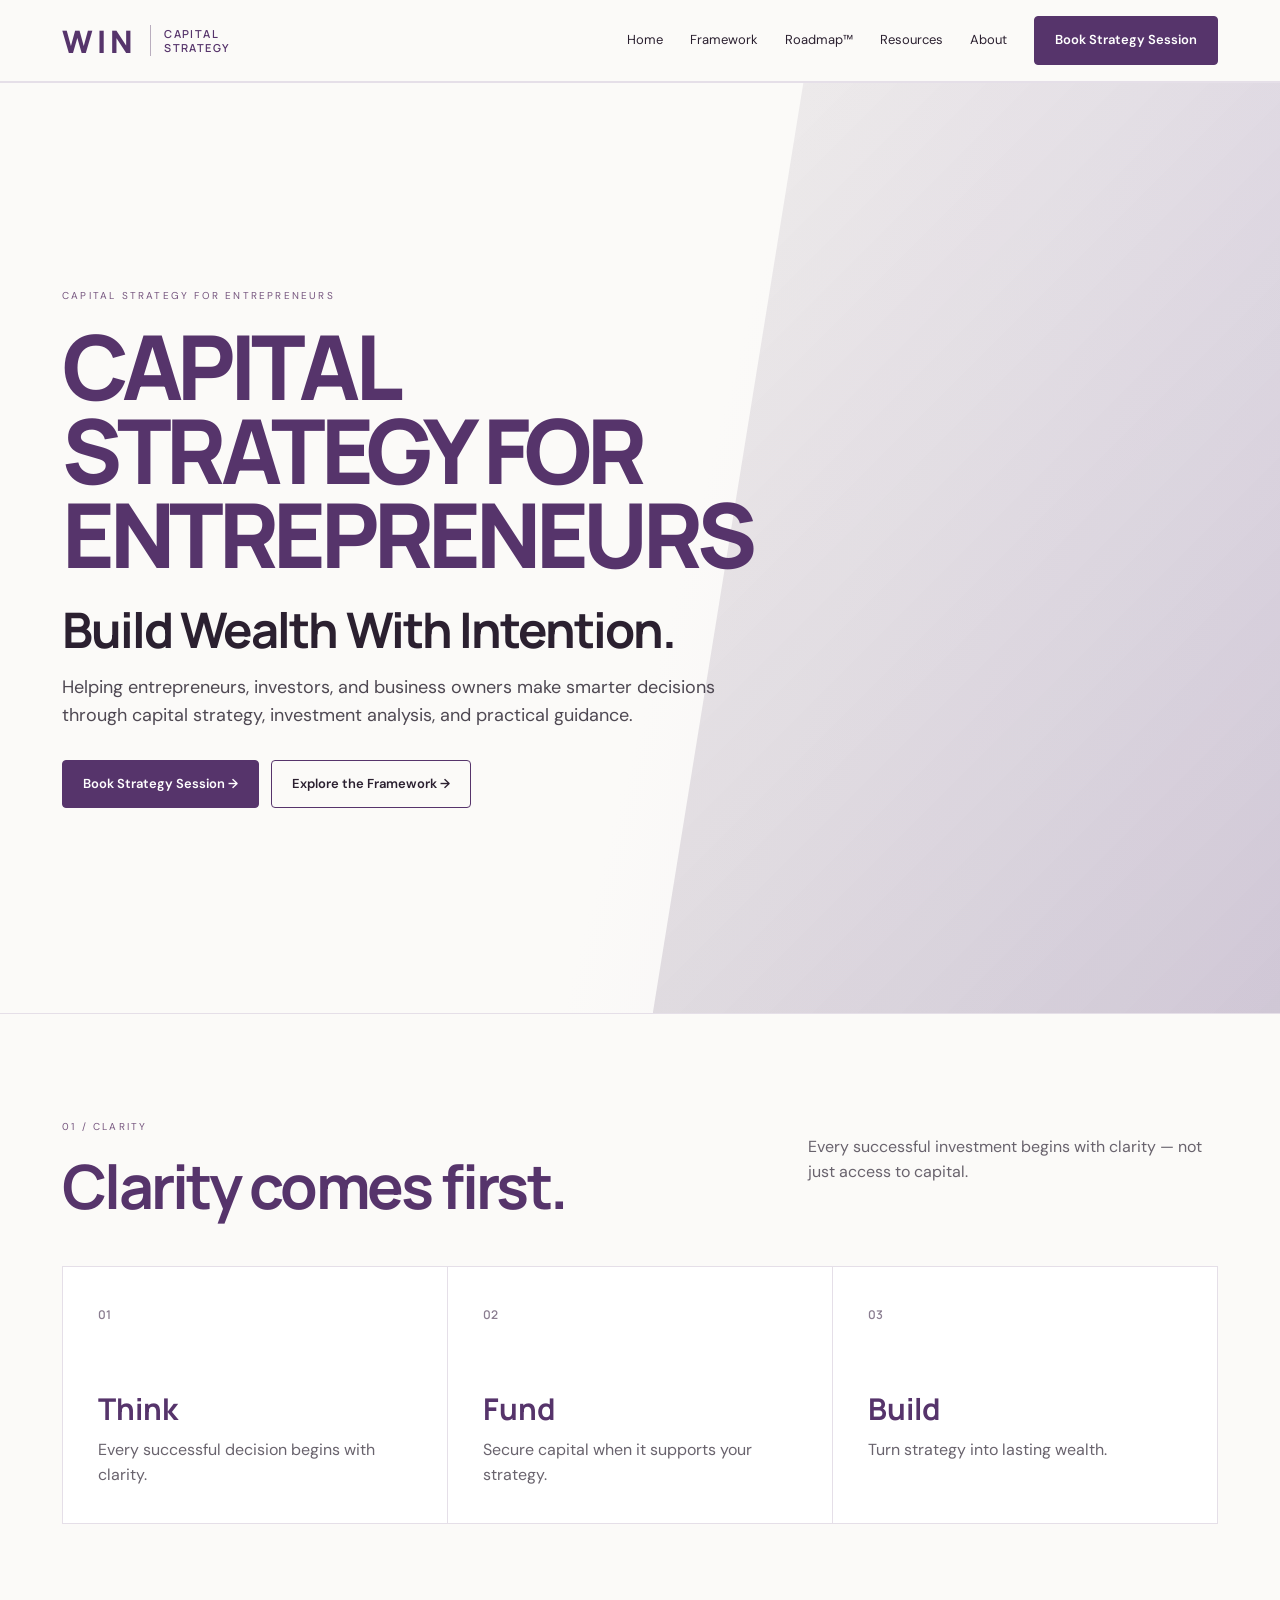
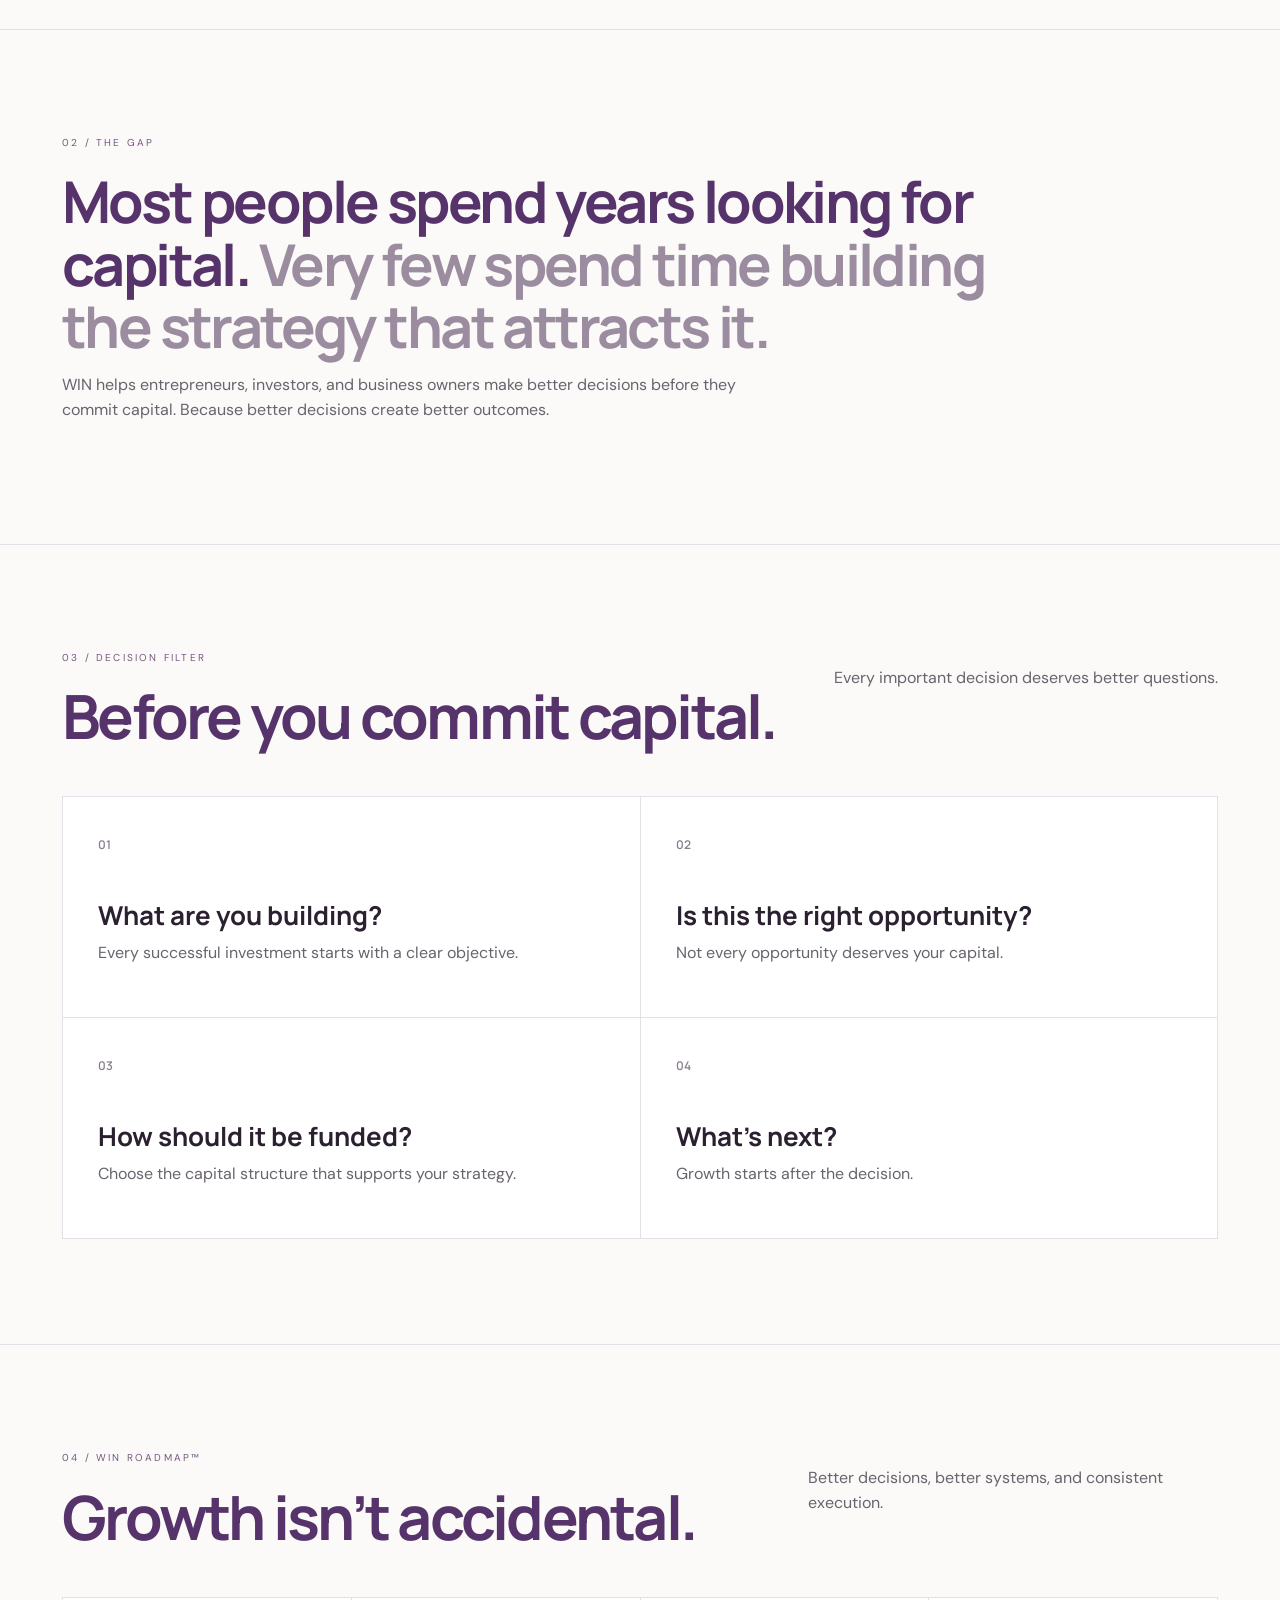
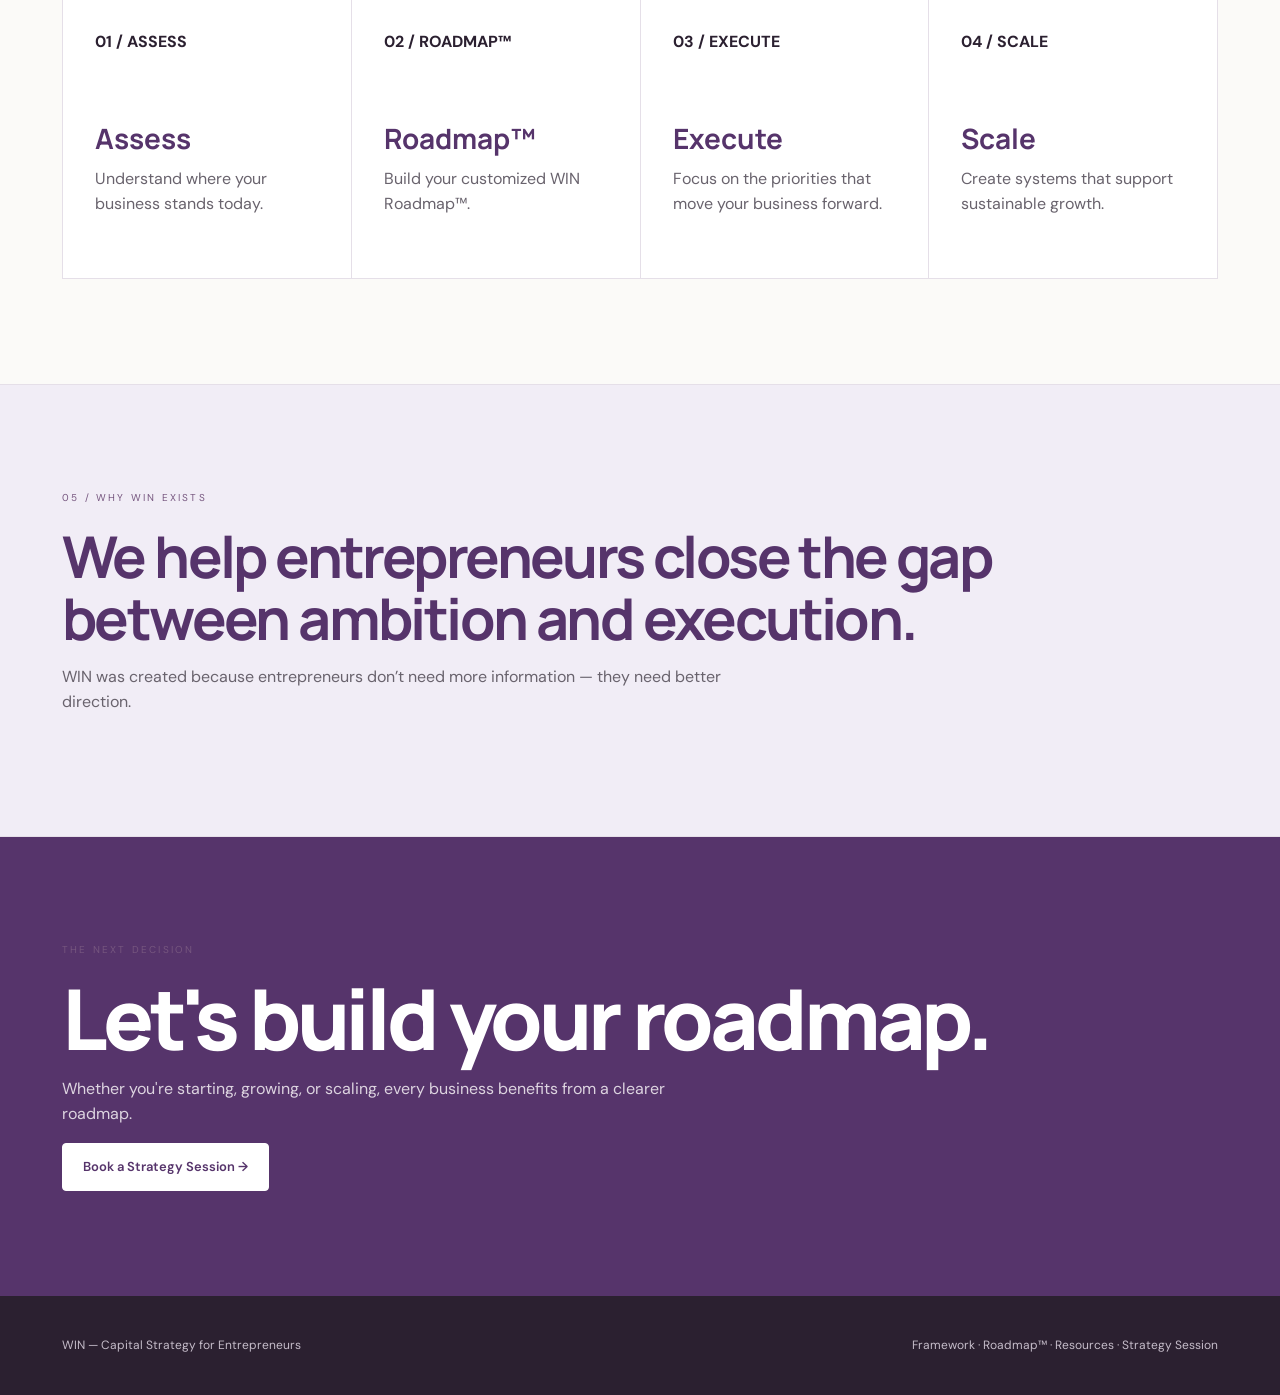
<file: index.html>
<!doctype html><html><head><meta charset='utf-8'><meta name='viewport' content='width=device-width,initial-scale=1'><title>WIN — Capital Strategy</title><link rel='stylesheet' href='styles.css'></head><body><header class="nav"><div class="wrap navin"><a class="brand" href="index.html"><span class="mark">WIN</span><i class="bar"></i><span class="name">CAPITAL<br>STRATEGY</span></a><nav class="links"><a href="index.html">Home</a><a href="framework.html">Framework</a><a href="roadmap.html">Roadmap™</a><a href="resources.html">Resources</a><a href="about.html">About</a><a class="btn primary" href="strategy-session.html">Book Strategy Session</a></nav><span class="menu">MENU</span></div></header><main><section class="hero"><div class="wrap"><div class="copy"><div class="eyebrow">Capital Strategy for Entrepreneurs</div><h1>CAPITAL STRATEGY FOR ENTREPRENEURS</h1><h2>Build Wealth With Intention.</h2><p>Helping entrepreneurs, investors, and business owners make smarter decisions through capital strategy, investment analysis, and practical guidance.</p><div class="actions"><a class="btn primary" href="strategy-session.html">Book Strategy Session →</a><a class="btn" href="framework.html">Explore the Framework →</a></div></div></div><div class="heroimg"></div></section>
<section><div class="wrap"><div class="head"><div><div class="kicker">01 / Clarity</div><h2>Clarity comes first.</h2></div><p>Every successful investment begins with clarity — not just access to capital.</p></div><div class="cards"><article class="card"><span class="num">01</span><h3>Think</h3><p>Every successful decision begins with clarity.</p></article><article class="card"><span class="num">02</span><h3>Fund</h3><p>Secure capital when it supports your strategy.</p></article><article class="card"><span class="num">03</span><h3>Build</h3><p>Turn strategy into lasting wealth.</p></article></div></div></section>
<section><div class="wrap"><div class="kicker">02 / The gap</div><div class="quote">Most people spend years looking for capital. <span>Very few spend time building the strategy that attracts it.</span></div><p style="max-width:680px;color:var(--muted)">WIN helps entrepreneurs, investors, and business owners make better decisions before they commit capital. Because better decisions create better outcomes.</p></div></section>
<section><div class="wrap"><div class="head"><div><div class="kicker">03 / Decision filter</div><h2>Before you commit capital.</h2></div><p>Every important decision deserves better questions.</p></div><div class="questions"><article class="question"><span class="num">01</span><h3>What are you building?</h3><p>Every successful investment starts with a clear objective.</p></article><article class="question"><span class="num">02</span><h3>Is this the right opportunity?</h3><p>Not every opportunity deserves your capital.</p></article><article class="question"><span class="num">03</span><h3>How should it be funded?</h3><p>Choose the capital structure that supports your strategy.</p></article><article class="question"><span class="num">04</span><h3>What’s next?</h3><p>Growth starts after the decision.</p></article></div></div></section>
<section><div class="wrap"><div class="head"><div><div class="kicker">04 / WIN Roadmap™</div><h2>Growth isn’t accidental.</h2></div><p>Better decisions, better systems, and consistent execution.</p></div><div class="steps"><article class="step"><strong>01 / ASSESS</strong><h3>Assess</h3><p>Understand where your business stands today.</p></article><article class="step"><strong>02 / ROADMAP™</strong><h3>Roadmap™</h3><p>Build your customized WIN Roadmap™.</p></article><article class="step"><strong>03 / EXECUTE</strong><h3>Execute</h3><p>Focus on the priorities that move your business forward.</p></article><article class="step"><strong>04 / SCALE</strong><h3>Scale</h3><p>Create systems that support sustainable growth.</p></article></div></div></section>
<section class="band"><div class="wrap"><div class="kicker">05 / Why WIN exists</div><div class="quote">We help entrepreneurs close the gap between ambition and execution.</div><p style="max-width:680px;color:var(--muted)">WIN was created because entrepreneurs don’t need more information — they need better direction.</p></div></section><section class="cta"><div class="wrap"><div class="kicker">The next decision</div><h2>Let's build your roadmap.</h2><p>Whether you're starting, growing, or scaling, every business benefits from a clearer roadmap.</p><a class="btn" href="strategy-session.html">Book a Strategy Session →</a></div></section></main><footer class="footer"><div class="wrap footerin"><div>WIN — Capital Strategy for Entrepreneurs</div><div>Framework · Roadmap™ · Resources · Strategy Session</div></div></footer><script src='script.js'></script></body></html>
</file>
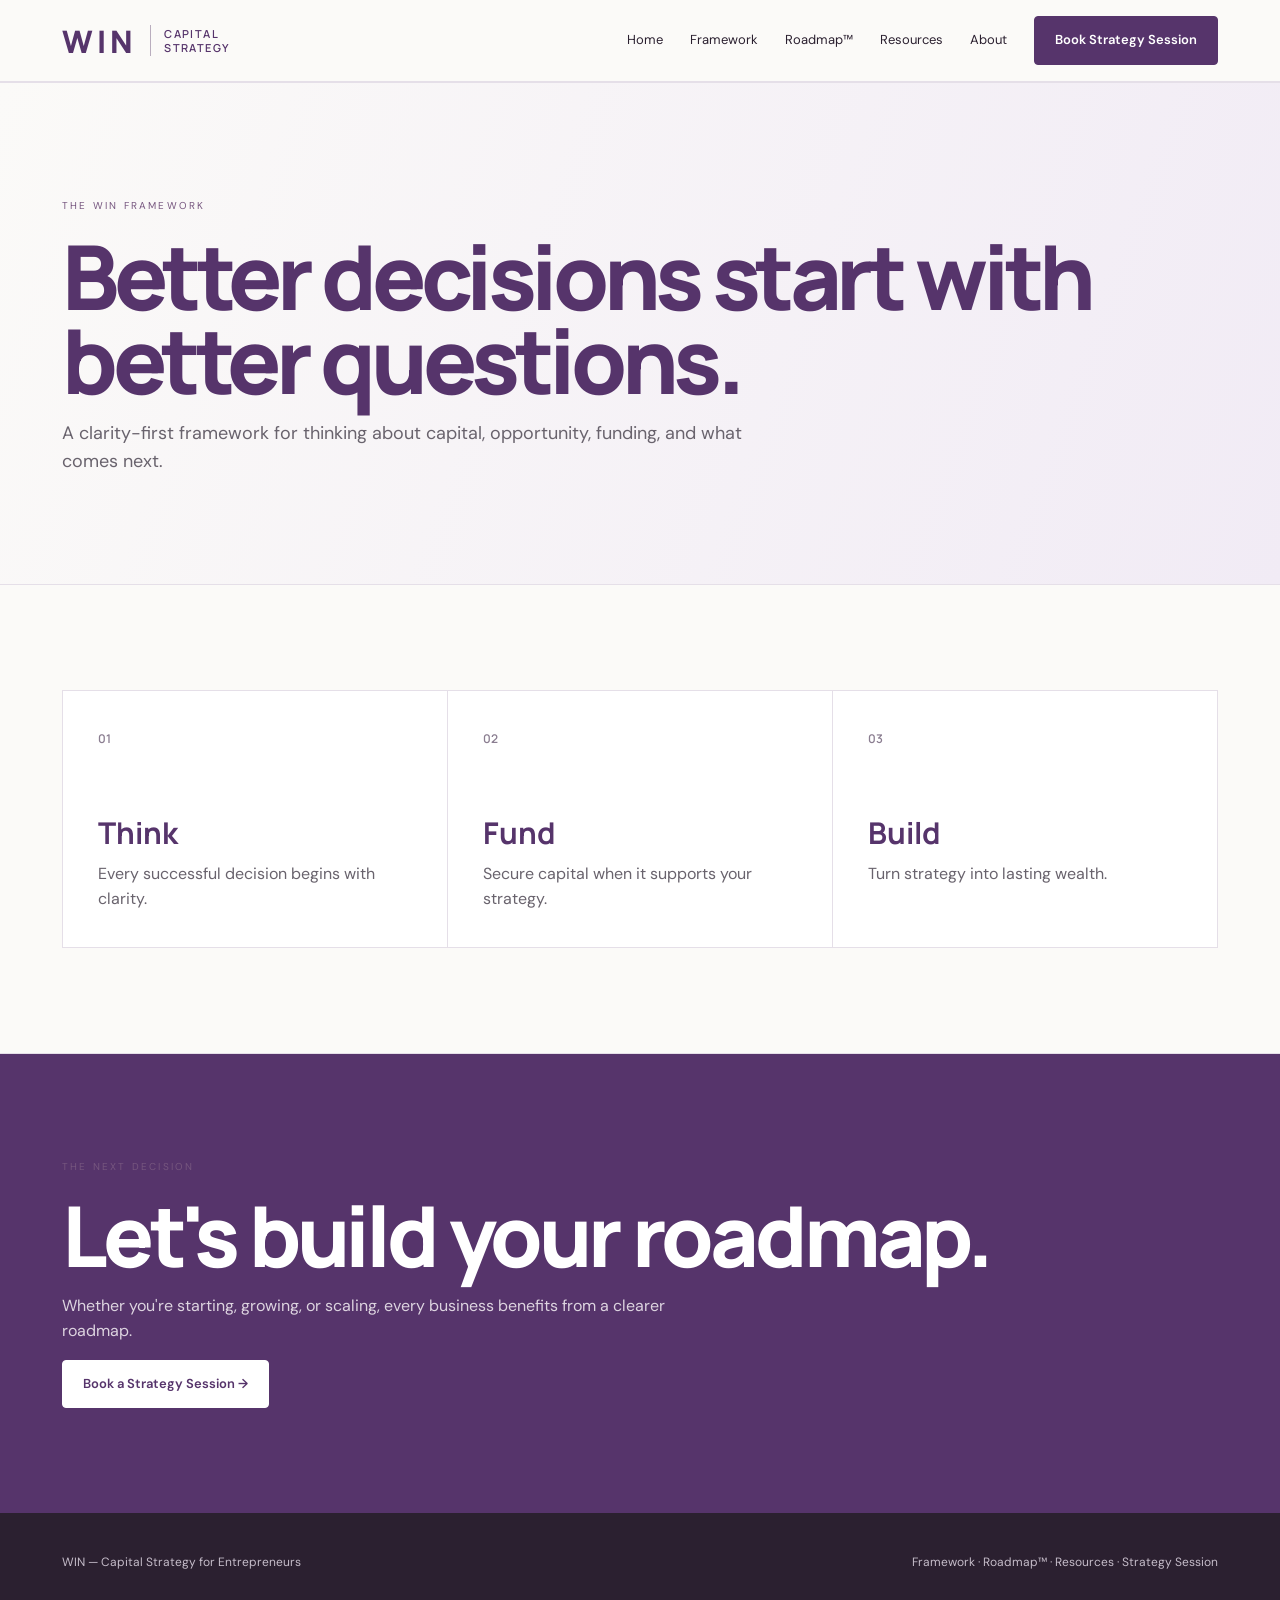
<file: framework.html>
<!doctype html><html><head><meta charset='utf-8'><meta name='viewport' content='width=device-width,initial-scale=1'><title>WIN — Capital Strategy</title><link rel='stylesheet' href='styles.css'></head><body><header class="nav"><div class="wrap navin"><a class="brand" href="index.html"><span class="mark">WIN</span><i class="bar"></i><span class="name">CAPITAL<br>STRATEGY</span></a><nav class="links"><a href="index.html">Home</a><a href="framework.html">Framework</a><a href="roadmap.html">Roadmap™</a><a href="resources.html">Resources</a><a href="about.html">About</a><a class="btn primary" href="strategy-session.html">Book Strategy Session</a></nav><span class="menu">MENU</span></div></header><main><section class="page"><div class="wrap"><div class="eyebrow">The WIN Framework</div><h1>Better decisions start with better questions.</h1><p>A clarity-first framework for thinking about capital, opportunity, funding, and what comes next.</p></div></section><section><div class="wrap"><div class="cards"><article class="card"><span class="num">01</span><h3>Think</h3><p>Every successful decision begins with clarity.</p></article><article class="card"><span class="num">02</span><h3>Fund</h3><p>Secure capital when it supports your strategy.</p></article><article class="card"><span class="num">03</span><h3>Build</h3><p>Turn strategy into lasting wealth.</p></article></div></div></section><section class="cta"><div class="wrap"><div class="kicker">The next decision</div><h2>Let's build your roadmap.</h2><p>Whether you're starting, growing, or scaling, every business benefits from a clearer roadmap.</p><a class="btn" href="strategy-session.html">Book a Strategy Session →</a></div></section></main><footer class="footer"><div class="wrap footerin"><div>WIN — Capital Strategy for Entrepreneurs</div><div>Framework · Roadmap™ · Resources · Strategy Session</div></div></footer><script src='script.js'></script></body></html>
</file>
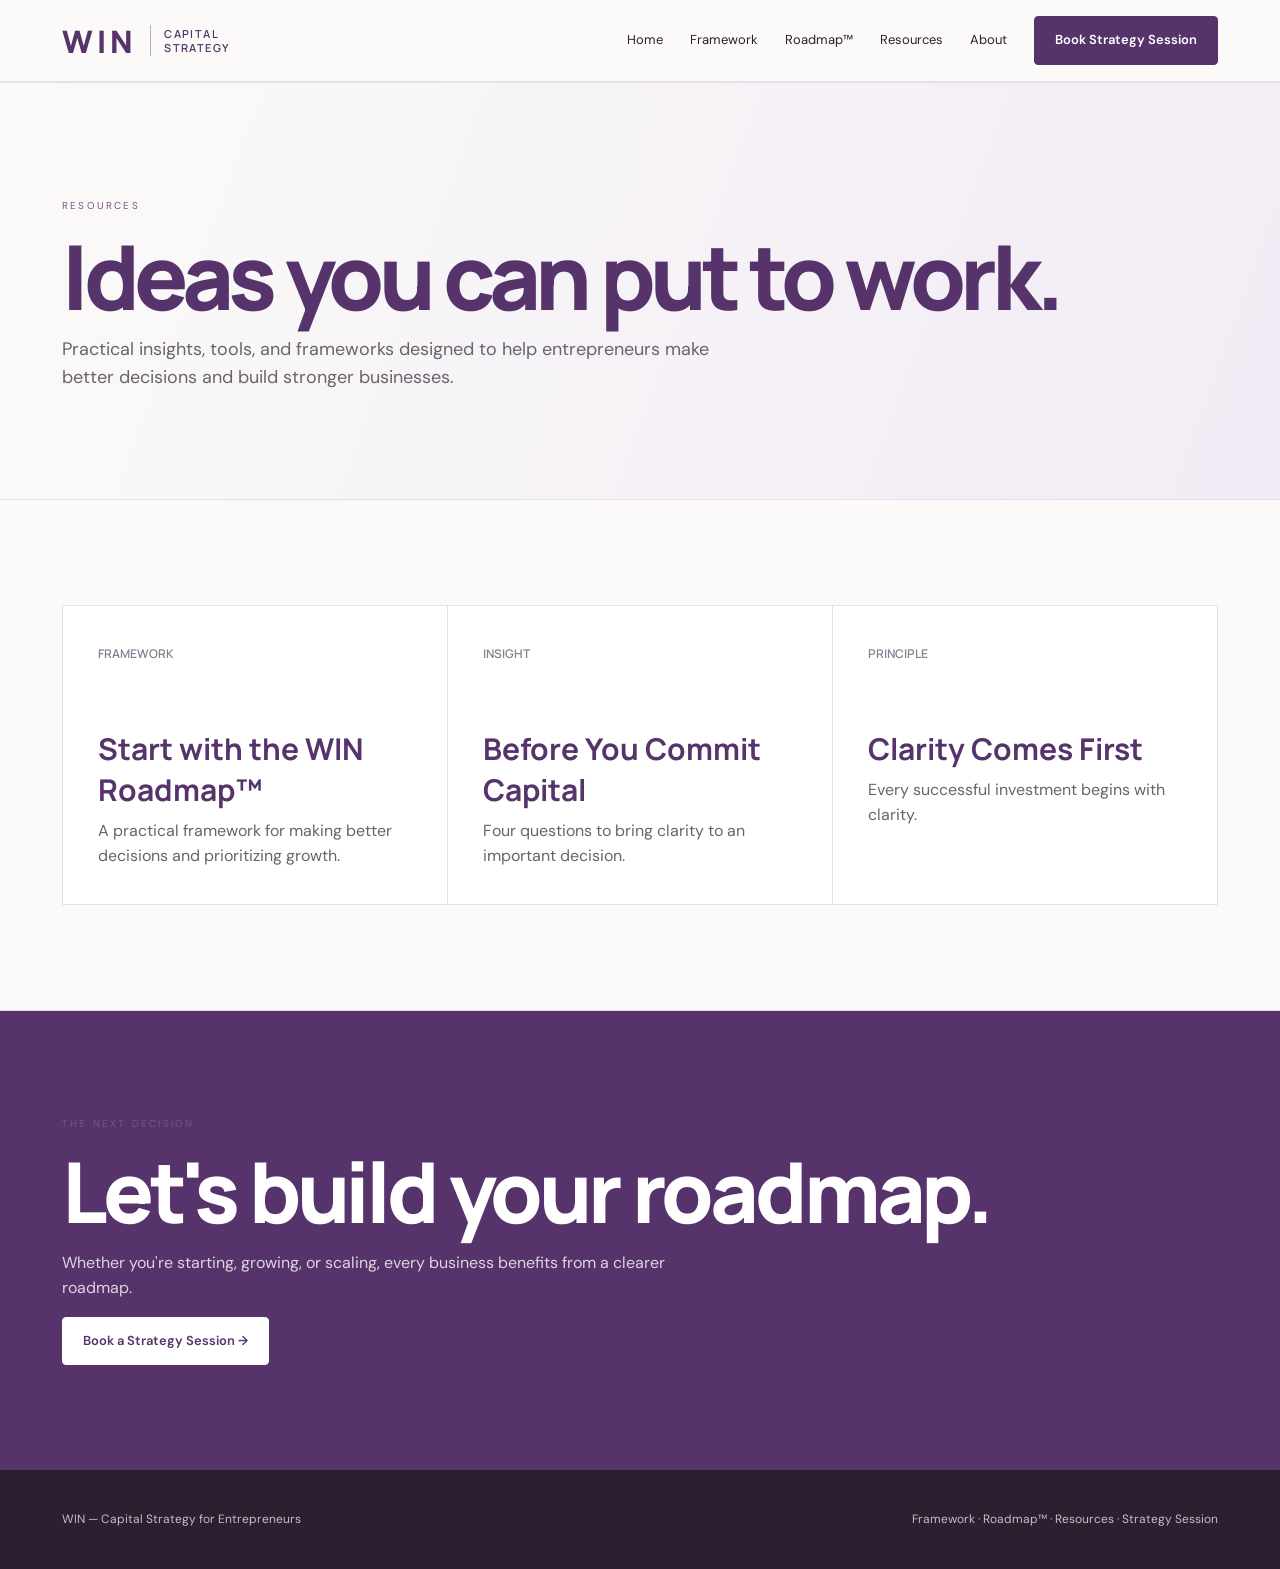
<file: resources.html>
<!doctype html><html><head><meta charset='utf-8'><meta name='viewport' content='width=device-width,initial-scale=1'><title>WIN — Capital Strategy</title><link rel='stylesheet' href='styles.css'></head><body><header class="nav"><div class="wrap navin"><a class="brand" href="index.html"><span class="mark">WIN</span><i class="bar"></i><span class="name">CAPITAL<br>STRATEGY</span></a><nav class="links"><a href="index.html">Home</a><a href="framework.html">Framework</a><a href="roadmap.html">Roadmap™</a><a href="resources.html">Resources</a><a href="about.html">About</a><a class="btn primary" href="strategy-session.html">Book Strategy Session</a></nav><span class="menu">MENU</span></div></header><main><section class="page"><div class="wrap"><div class="eyebrow">Resources</div><h1>Ideas you can put to work.</h1><p>Practical insights, tools, and frameworks designed to help entrepreneurs make better decisions and build stronger businesses.</p></div></section><section><div class="wrap"><div class="cards"><article class="card"><span class="num">FRAMEWORK</span><h3>Start with the WIN Roadmap™</h3><p>A practical framework for making better decisions and prioritizing growth.</p></article><article class="card"><span class="num">INSIGHT</span><h3>Before You Commit Capital</h3><p>Four questions to bring clarity to an important decision.</p></article><article class="card"><span class="num">PRINCIPLE</span><h3>Clarity Comes First</h3><p>Every successful investment begins with clarity.</p></article></div></div></section><section class="cta"><div class="wrap"><div class="kicker">The next decision</div><h2>Let's build your roadmap.</h2><p>Whether you're starting, growing, or scaling, every business benefits from a clearer roadmap.</p><a class="btn" href="strategy-session.html">Book a Strategy Session →</a></div></section></main><footer class="footer"><div class="wrap footerin"><div>WIN — Capital Strategy for Entrepreneurs</div><div>Framework · Roadmap™ · Resources · Strategy Session</div></div></footer><script src='script.js'></script></body></html>
</file>
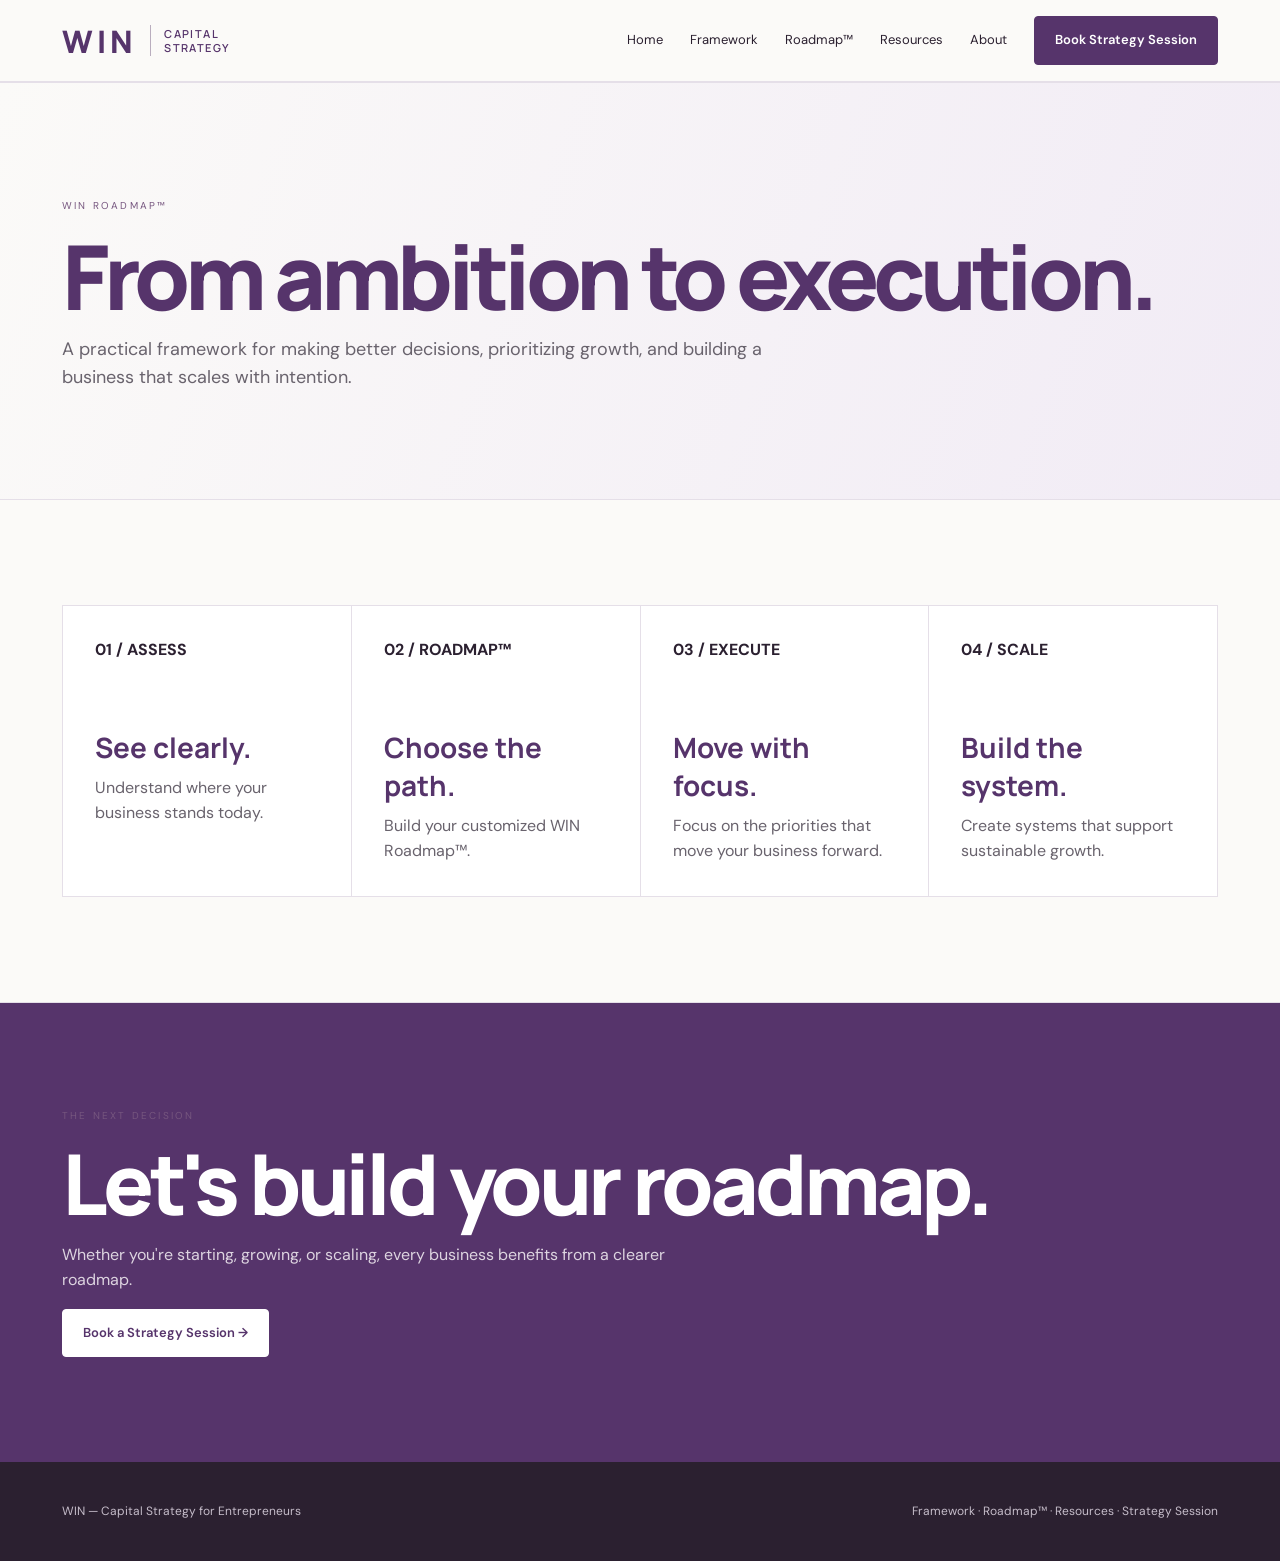
<file: roadmap.html>
<!doctype html><html><head><meta charset='utf-8'><meta name='viewport' content='width=device-width,initial-scale=1'><title>WIN — Capital Strategy</title><link rel='stylesheet' href='styles.css'></head><body><header class="nav"><div class="wrap navin"><a class="brand" href="index.html"><span class="mark">WIN</span><i class="bar"></i><span class="name">CAPITAL<br>STRATEGY</span></a><nav class="links"><a href="index.html">Home</a><a href="framework.html">Framework</a><a href="roadmap.html">Roadmap™</a><a href="resources.html">Resources</a><a href="about.html">About</a><a class="btn primary" href="strategy-session.html">Book Strategy Session</a></nav><span class="menu">MENU</span></div></header><main><section class="page"><div class="wrap"><div class="eyebrow">WIN Roadmap™</div><h1>From ambition to execution.</h1><p>A practical framework for making better decisions, prioritizing growth, and building a business that scales with intention.</p></div></section><section><div class="wrap"><div class="steps"><article class="step"><strong>01 / ASSESS</strong><h3>See clearly.</h3><p>Understand where your business stands today.</p></article><article class="step"><strong>02 / ROADMAP™</strong><h3>Choose the path.</h3><p>Build your customized WIN Roadmap™.</p></article><article class="step"><strong>03 / EXECUTE</strong><h3>Move with focus.</h3><p>Focus on the priorities that move your business forward.</p></article><article class="step"><strong>04 / SCALE</strong><h3>Build the system.</h3><p>Create systems that support sustainable growth.</p></article></div></div></section><section class="cta"><div class="wrap"><div class="kicker">The next decision</div><h2>Let's build your roadmap.</h2><p>Whether you're starting, growing, or scaling, every business benefits from a clearer roadmap.</p><a class="btn" href="strategy-session.html">Book a Strategy Session →</a></div></section></main><footer class="footer"><div class="wrap footerin"><div>WIN — Capital Strategy for Entrepreneurs</div><div>Framework · Roadmap™ · Resources · Strategy Session</div></div></footer><script src='script.js'></script></body></html>
</file>
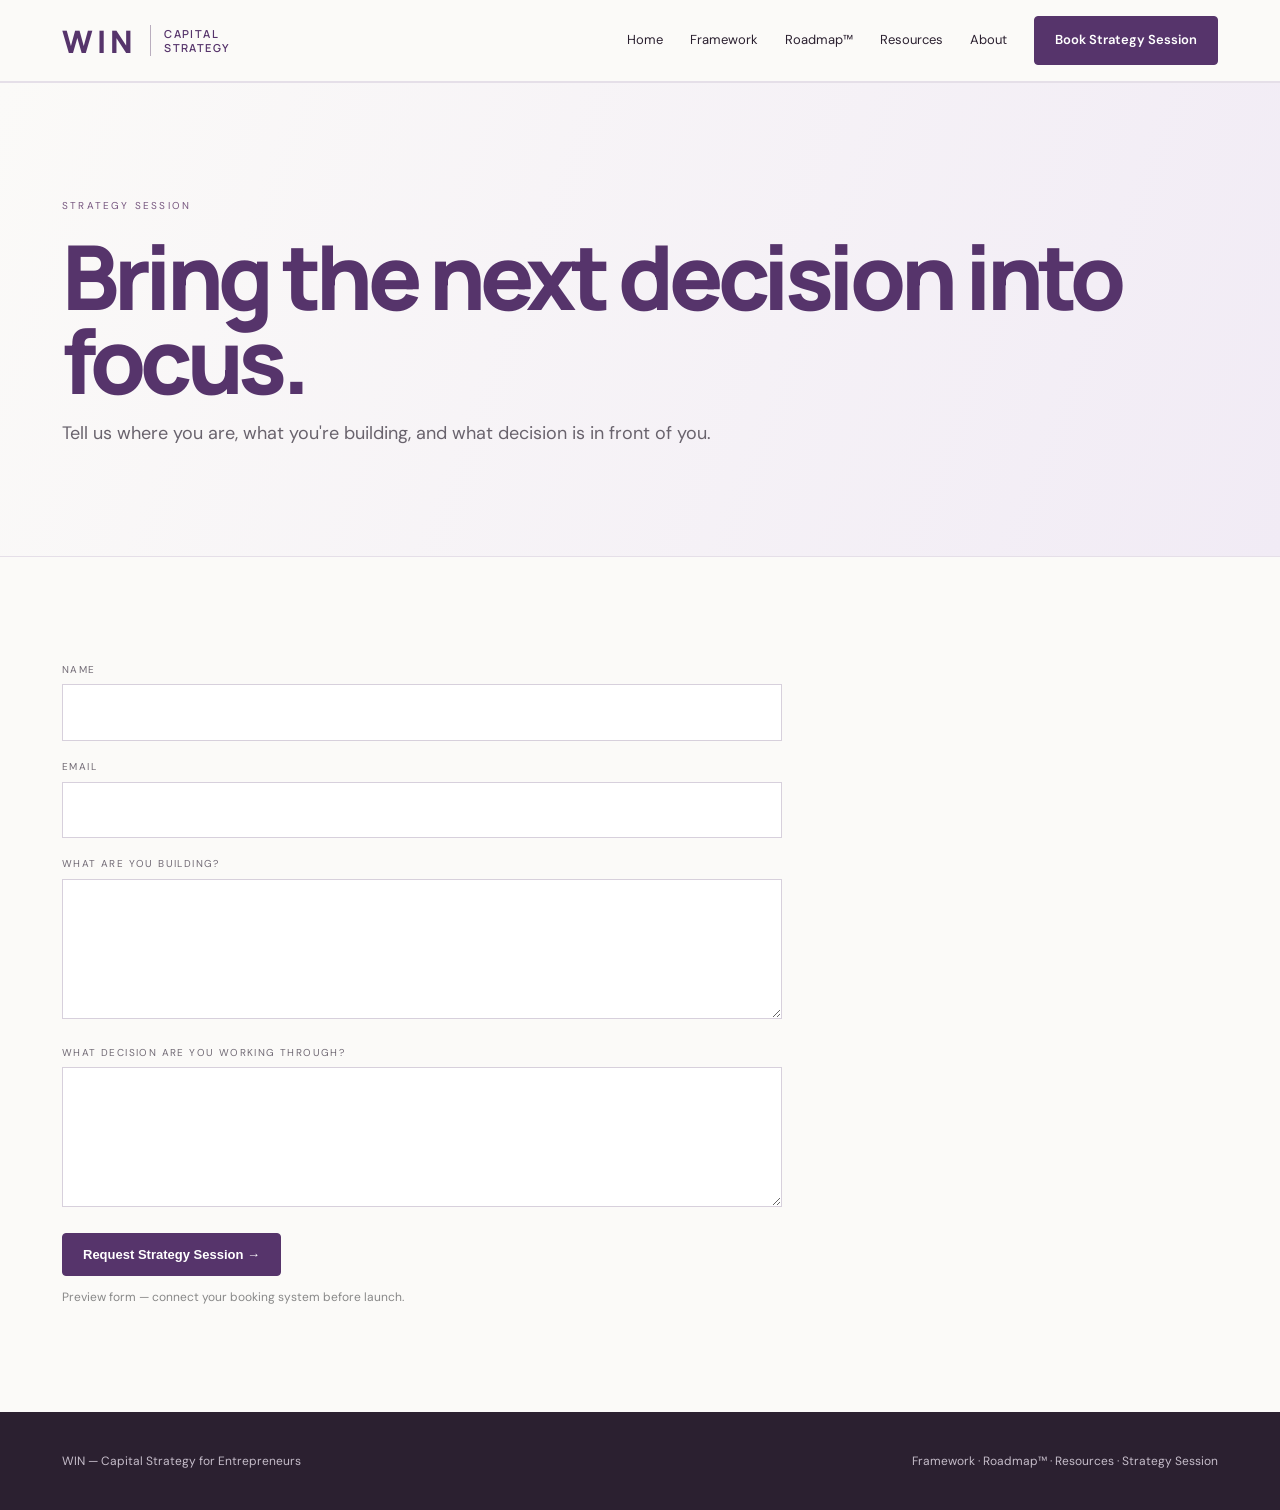
<file: strategy-session.html>
<!doctype html><html><head><meta charset='utf-8'><meta name='viewport' content='width=device-width,initial-scale=1'><title>WIN — Capital Strategy</title><link rel='stylesheet' href='styles.css'></head><body><header class="nav"><div class="wrap navin"><a class="brand" href="index.html"><span class="mark">WIN</span><i class="bar"></i><span class="name">CAPITAL<br>STRATEGY</span></a><nav class="links"><a href="index.html">Home</a><a href="framework.html">Framework</a><a href="roadmap.html">Roadmap™</a><a href="resources.html">Resources</a><a href="about.html">About</a><a class="btn primary" href="strategy-session.html">Book Strategy Session</a></nav><span class="menu">MENU</span></div></header><main><section class="page"><div class="wrap"><div class="eyebrow">Strategy Session</div><h1>Bring the next decision into focus.</h1><p>Tell us where you are, what you're building, and what decision is in front of you.</p></div></section><section><div class="wrap"><form id="strategy-form" class="form"><div class="field"><label>NAME</label><input required></div><div class="field"><label>EMAIL</label><input required type="email"></div><div class="field"><label>WHAT ARE YOU BUILDING?</label><textarea></textarea></div><div class="field"><label>WHAT DECISION ARE YOU WORKING THROUGH?</label><textarea></textarea></div><button class="btn primary">Request Strategy Session →</button><div id="note" style="color:#888;font-size:12px;margin-top:12px">Preview form — connect your booking system before launch.</div></form></div></section></main><footer class="footer"><div class="wrap footerin"><div>WIN — Capital Strategy for Entrepreneurs</div><div>Framework · Roadmap™ · Resources · Strategy Session</div></div></footer><script src='script.js'></script></body></html>
</file>
<file: styles.css>
@import url('https://fonts.googleapis.com/css2?family=DM+Sans:wght@400;500;600&family=Manrope:wght@600;700;800&display=swap');
:root{--p:#56346b;--dark:#2b2030;--bg:#fbfaf8;--lav:#f1edf6;--muted:#69636d;--line:#e5dfe8}*{box-sizing:border-box}body{margin:0;background:var(--bg);color:var(--dark);font-family:'DM Sans',sans-serif;line-height:1.55}a{text-decoration:none;color:inherit}.wrap{max-width:1220px;margin:auto;padding:0 32px}.nav{height:82px;position:sticky;top:0;z-index:10;background:#fbfaf8ee;backdrop-filter:blur(15px);border-bottom:1px solid var(--line)}.navin{height:100%;display:flex;align-items:center;justify-content:space-between}.brand{display:flex;align-items:center;gap:13px;color:var(--p)}.mark{font:800 31px Manrope;letter-spacing:.13em}.bar{width:1px;height:31px;background:#b9adbe}.name{font:600 11px Manrope;letter-spacing:.13em;line-height:1.2}.links{display:flex;gap:27px;align-items:center;font-size:13px}.links a:hover{color:var(--p)}.btn{display:inline-block;border:1px solid var(--p);padding:13px 20px;border-radius:4px;font-weight:600;font-size:13px}.primary{background:var(--p);color:#fff}.hero{min-height:720px;position:relative;overflow:hidden;background:linear-gradient(105deg,#fbfaf8 0%,#fbfaf8 53%,#f2edf6 100%)}.hero .wrap{min-height:720px;display:flex;align-items:center}.copy{position:relative;z-index:2;width:59%;padding:70px 0}.eyebrow,.kicker{font-size:10px;letter-spacing:.22em;text-transform:uppercase;color:#76567f;margin-bottom:20px}.hero h1,.page h1{font:800 clamp(52px,7vw,91px)/.94 Manrope;letter-spacing:-.06em;color:var(--p);margin:0}.hero h2{font:700 clamp(30px,4vw,49px)/1.05 Manrope;letter-spacing:-.04em;margin:28px 0 18px}.hero p{font-size:18px;max-width:680px;color:#4e4852;margin:0 0 30px}.actions{display:flex;gap:12px;flex-wrap:wrap}.heroimg{position:absolute;right:0;top:0;width:49%;height:100%;background:linear-gradient(135deg,#56346b12,#56346b35),url('https://images.pexels.com/photos/3184436/pexels-photo-3184436.jpeg?auto=compress&cs=tinysrgb&w=1600') center/cover;clip-path:polygon(24% 0,100% 0,100% 100%,0 100%);filter:saturate(.65)}section{padding:105px 0;border-top:1px solid var(--line)}.head{display:flex;justify-content:space-between;gap:40px;margin-bottom:50px}.head h2{font:700 clamp(38px,5vw,61px)/1 Manrope;letter-spacing:-.045em;color:var(--p);margin:0;max-width:720px}.head p{max-width:410px;color:var(--muted)}.cards,.steps,.questions{display:grid;gap:1px;background:var(--line);border:1px solid var(--line)}.cards{grid-template-columns:repeat(3,1fr)}.card{background:#fff;padding:35px;min-height:255px}.num{font:600 12px Manrope;color:#8a7d90}.card h3{font:700 30px Manrope;color:var(--p);margin:62px 0 9px}.card p,.question p,.step p{color:var(--muted);margin:0}.quote{font:700 clamp(34px,4.5vw,58px)/1.08 Manrope;letter-spacing:-.045em;color:var(--p);max-width:950px}.quote span{color:#9b8ca0}.questions{grid-template-columns:1fr 1fr}.question{background:#fff;padding:35px;min-height:220px}.question h3{font:700 26px Manrope;margin:40px 0 8px}.steps{grid-template-columns:repeat(4,1fr)}.step{background:#fff;padding:32px;min-height:280px}.step h3{font:700 28px Manrope;color:var(--p);margin:65px 0 10px}.band{background:var(--lav)}.team{display:grid;grid-template-columns:1fr 1fr;gap:28px}.person{background:#fff;border:1px solid var(--line)}.person img{display:block;width:100%;height:400px;object-fit:cover;filter:saturate(.7)}.bio{padding:23px}.bio h3{font:700 24px Manrope;color:var(--p);margin:0}.bio p{color:var(--muted)}.cta{background:var(--p);color:white}.cta h2{font:800 clamp(45px,7vw,84px)/.95 Manrope;letter-spacing:-.05em;margin:0 0 20px}.cta p{color:#ddd4e0;max-width:620px}.cta .btn{background:#fff;color:var(--p);border-color:#fff}.page{padding:115px 0 90px;background:linear-gradient(110deg,#fbfaf8,#f1ebf5)}.page p{max-width:700px;font-size:18px;color:var(--muted)}.form{max-width:720px}.field{margin-bottom:18px}.field label{display:block;font-size:10px;letter-spacing:.14em;margin-bottom:7px;color:#716a75}.field input,.field textarea{width:100%;padding:15px;border:1px solid #d7d0dc;background:#fff;font:inherit}.field textarea{min-height:140px}.footer{padding:40px 0;background:#2b2030;color:#c5bcc9;font-size:12px}.footerin{display:flex;justify-content:space-between}.menu{display:none}@media(max-width:850px){.links{display:none}.menu{display:block}.copy{width:100%;padding:85px 0 400px}.hero{min-height:0}.hero .wrap{min-height:0}.heroimg{top:auto;bottom:0;width:100%;height:370px;clip-path:polygon(12% 0,100% 0,100% 100%,0 100%)}.cards,.steps,.questions,.team{grid-template-columns:1fr}.head{display:block}.head p{margin-top:20px}.footerin{display:block}.footerin div+div{margin-top:12px}}
</file>
